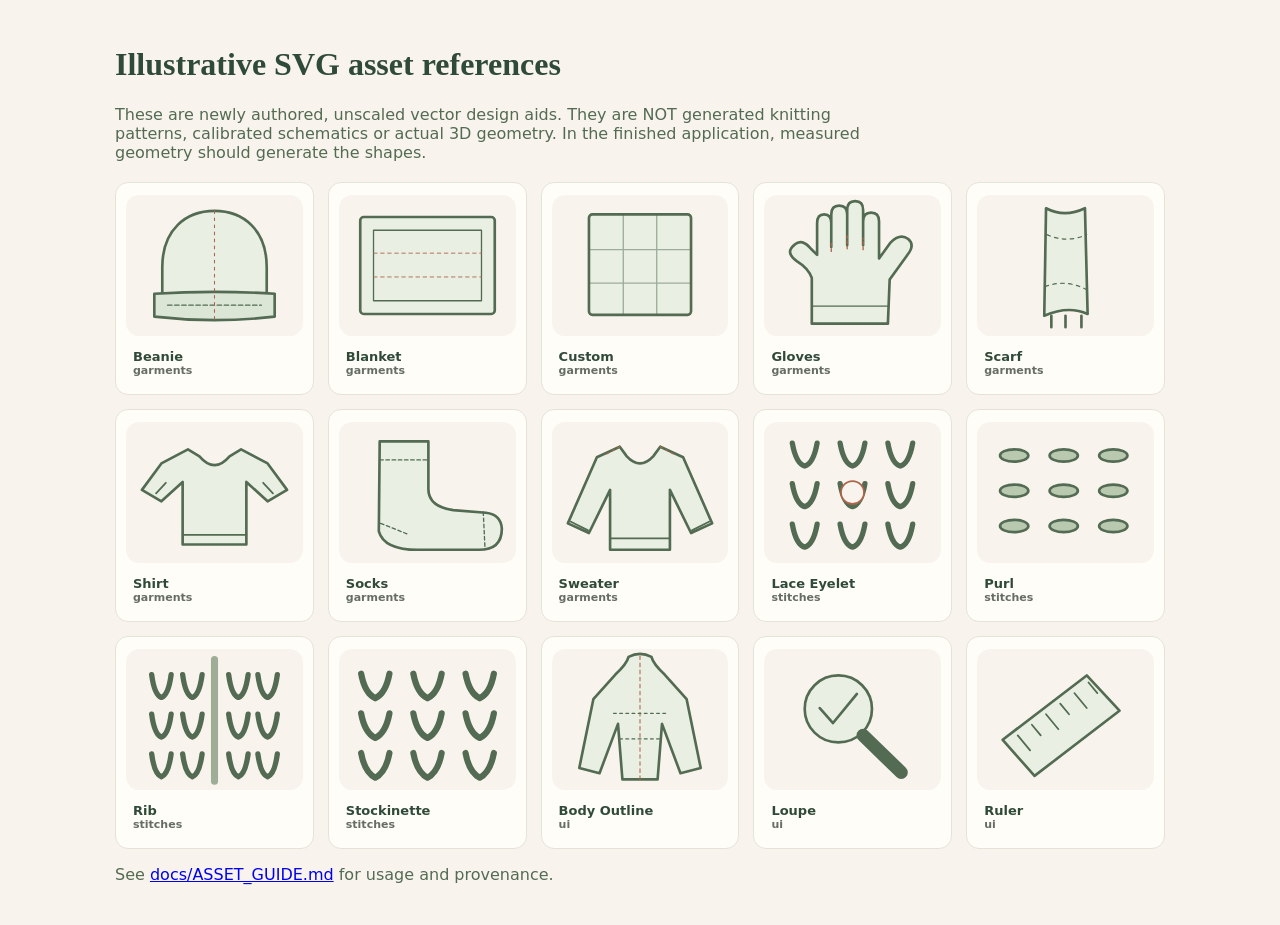
<file: assets/gallery.html>
<!doctype html><html lang="en"><head><meta charset="utf-8"><meta name="viewport" content="width=device-width,initial-scale=1"><title>Stitch Studio - SVG asset references</title><style>body{margin:0;padding:25px;background:#f8f4ed;color:#304a38;font-family:system-ui,sans-serif}.wrap{max-width:1050px;margin:auto}h1{font-family:Georgia,serif}.hint{color:#536b52;max-width:780px}.grid{display:grid;grid-template-columns:repeat(auto-fit,minmax(175px,1fr));gap:14px;margin-top:20px}figure{margin:0;padding:10px;background:#fffdf8;border:1px solid #e5e3d8;border-radius:13px}img{width:100%;height:145px;object-fit:contain}figcaption{font-size:13px;font-weight:650;padding:7px}small{display:block;font-size:11px;color:#666d63}</style></head><body><div class="wrap"><h1>Illustrative SVG asset references</h1><p class="hint">These are newly authored, unscaled vector design aids. They are NOT generated knitting patterns, calibrated schematics or actual 3D geometry. In the finished application, measured geometry should generate the shapes.</p><div class="grid"><figure><img src="svg/garments/beanie.svg" alt="Conceptual Beanie SVG"><figcaption>Beanie <small>garments</small></figcaption></figure><figure><img src="svg/garments/blanket.svg" alt="Conceptual Blanket SVG"><figcaption>Blanket <small>garments</small></figcaption></figure><figure><img src="svg/garments/custom.svg" alt="Conceptual Custom SVG"><figcaption>Custom <small>garments</small></figcaption></figure><figure><img src="svg/garments/gloves.svg" alt="Conceptual Gloves SVG"><figcaption>Gloves <small>garments</small></figcaption></figure><figure><img src="svg/garments/scarf.svg" alt="Conceptual Scarf SVG"><figcaption>Scarf <small>garments</small></figcaption></figure><figure><img src="svg/garments/shirt.svg" alt="Conceptual Shirt SVG"><figcaption>Shirt <small>garments</small></figcaption></figure><figure><img src="svg/garments/socks.svg" alt="Conceptual Socks SVG"><figcaption>Socks <small>garments</small></figcaption></figure><figure><img src="svg/garments/sweater.svg" alt="Conceptual Sweater SVG"><figcaption>Sweater <small>garments</small></figcaption></figure><figure><img src="svg/stitches/lace-eyelet.svg" alt="Conceptual Lace Eyelet SVG"><figcaption>Lace Eyelet <small>stitches</small></figcaption></figure><figure><img src="svg/stitches/purl.svg" alt="Conceptual Purl SVG"><figcaption>Purl <small>stitches</small></figcaption></figure><figure><img src="svg/stitches/rib.svg" alt="Conceptual Rib SVG"><figcaption>Rib <small>stitches</small></figcaption></figure><figure><img src="svg/stitches/stockinette.svg" alt="Conceptual Stockinette SVG"><figcaption>Stockinette <small>stitches</small></figcaption></figure><figure><img src="svg/ui/body-outline.svg" alt="Conceptual Body Outline SVG"><figcaption>Body Outline <small>ui</small></figcaption></figure><figure><img src="svg/ui/loupe.svg" alt="Conceptual Loupe SVG"><figcaption>Loupe <small>ui</small></figcaption></figure><figure><img src="svg/ui/ruler.svg" alt="Conceptual Ruler SVG"><figcaption>Ruler <small>ui</small></figcaption></figure></div><p class="hint">See <a href="../docs/ASSET_GUIDE.md">docs/ASSET_GUIDE.md</a> for usage and provenance.</p></div></body></html>
</file>
